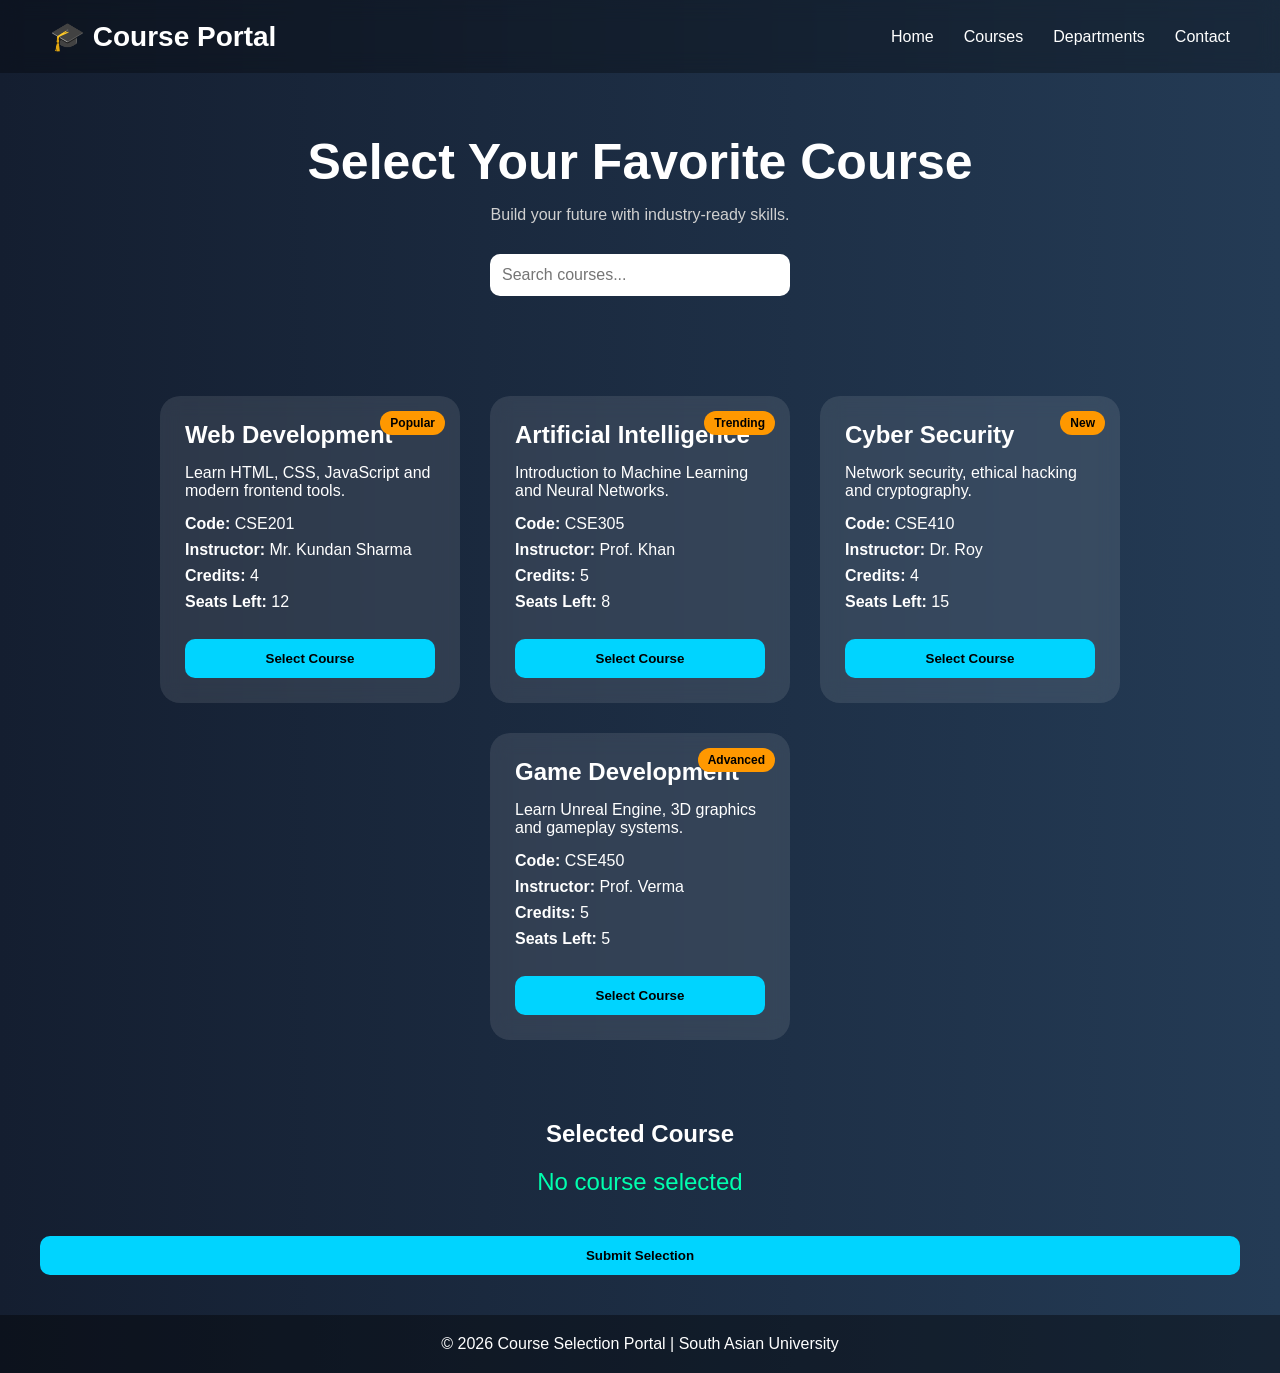
<file: Assign5/index.html>
<!DOCTYPE html>
<html lang="en">
<head>
    <meta charset="UTF-8">
    <meta name="viewport" content="width=device-width, initial-scale=1.0">
    <title>Course Selection Portal</title>
    <link rel="stylesheet" href="style.css">
</head>
<body>

    <!-- HEADER -->
    <header>
        <div class="logo">🎓 Course Portal</div>

        <nav>
            <ul>
                <li><a href="#">Home</a></li>
                <li><a href="#">Courses</a></li>
                <li><a href="#">Departments</a></li>
                <li><a href="#">Contact</a></li>
            </ul>
        </nav>
    </header>

    <!-- HERO SECTION -->
    <section class="hero">
        <h1>Select Your Favorite Course</h1>
        <p>Build your future with industry-ready skills.</p>

        <input type="text" id="searchBar" placeholder="Search courses...">
    </section>

    <!-- COURSE SECTION -->
    <section class="course-container">

        <!-- CARD 1 -->
        <div class="course-card">
            <span class="badge">Popular</span>

            <h2>Web Development</h2>

            <p>Learn HTML, CSS, JavaScript and modern frontend tools.</p>

            <div class="details">
                <p><strong>Code:</strong> CSE201</p>
                <p><strong>Instructor:</strong> Mr. Kundan Sharma</p>
                <p><strong>Credits:</strong> 4</p>
                <p><strong>Seats Left:</strong> 12</p>
            </div>

            <button onclick="selectCourse('Web Development')">
                Select Course
            </button>
        </div>

        <!-- CARD 2 -->
        <div class="course-card">
            <span class="badge">Trending</span>

            <h2>Artificial Intelligence</h2>

            <p>Introduction to Machine Learning and Neural Networks.</p>

            <div class="details">
                <p><strong>Code:</strong> CSE305</p>
                <p><strong>Instructor:</strong> Prof. Khan</p>
                <p><strong>Credits:</strong> 5</p>
                <p><strong>Seats Left:</strong> 8</p>
            </div>

            <button onclick="selectCourse('Artificial Intelligence')">
                Select Course
            </button>
        </div>

        <!-- CARD 3 -->
        <div class="course-card">
            <span class="badge">New</span>

            <h2>Cyber Security</h2>

            <p>Network security, ethical hacking and cryptography.</p>

            <div class="details">
                <p><strong>Code:</strong> CSE410</p>
                <p><strong>Instructor:</strong> Dr. Roy</p>
                <p><strong>Credits:</strong> 4</p>
                <p><strong>Seats Left:</strong> 15</p>
            </div>

            <button onclick="selectCourse('Cyber Security')">
                Select Course
            </button>
        </div>

        <!-- CARD 4 -->
        <div class="course-card">
            <span class="badge">Advanced</span>

            <h2>Game Development</h2>

            <p>Learn Unreal Engine, 3D graphics and gameplay systems.</p>

            <div class="details">
                <p><strong>Code:</strong> CSE450</p>
                <p><strong>Instructor:</strong> Prof. Verma</p>
                <p><strong>Credits:</strong> 5</p>
                <p><strong>Seats Left:</strong> 5</p>
            </div>

            <button onclick="selectCourse('Game Development')">
                Select Course
            </button>
        </div>

    </section>

    <!-- SELECTED COURSE SECTION -->
    <section class="selection-panel">

        <h2>Selected Course</h2>

        <p id="selectedCourse">No course selected</p>

        <button id="submitBtn" onclick="submitCourse()">
            Submit Selection
        </button>

    </section>

    <!-- FOOTER -->
    <footer>
        <p>© 2026 Course Selection Portal | South Asian University</p>
    </footer>

    <!-- POPUP -->
    <div id="popup">
        Course Submitted Successfully ✅
    </div>

    <script src="script.js"></script>

</body>
</html>
</file>
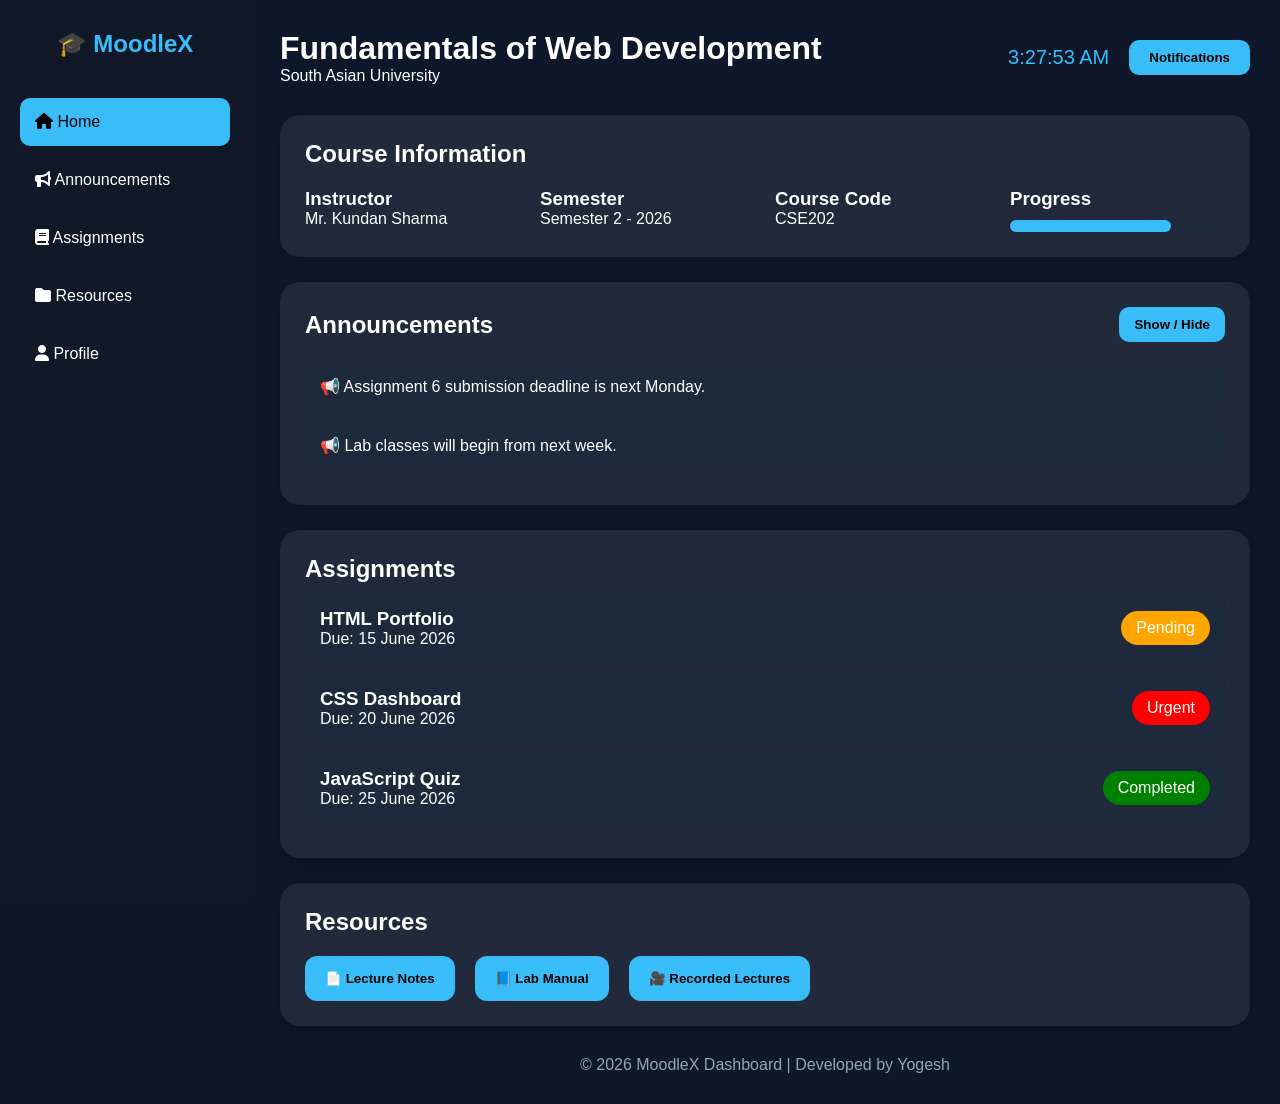
<file: Assign6/index.html>
<!DOCTYPE html>
<html lang="en">

<head>
    <meta charset="UTF-8">
    <meta name="viewport" content="width=device-width, initial-scale=1.0">
    <title>Moodle Dashboard</title>

    <link rel="stylesheet" href="style.css">

    <link rel="stylesheet"
        href="https://cdnjs.cloudflare.com/ajax/libs/font-awesome/6.5.1/css/all.min.css">
</head>

<body>

    <!-- SIDEBAR -->

    <aside class="sidebar">

        <div class="logo">
            <h2>🎓 MoodleX</h2>
        </div>

        <ul class="menu">
            <li class="active"><i class="fa fa-home"></i> Home</li>
            <li><i class="fa fa-bullhorn"></i> Announcements</li>
            <li><i class="fa fa-book"></i> Assignments</li>
            <li><i class="fa fa-folder"></i> Resources</li>
            <li><i class="fa fa-user"></i> Profile</li>
        </ul>

    </aside>

    <!-- MAIN CONTENT -->

    <main class="main-content">

        <!-- HEADER -->

        <header>

            <div>
                <h1>Fundamentals of Web Development</h1>
                <p>South Asian University</p>
            </div>

            <div class="header-right">
                <div id="clock"></div>

                <button onclick="showNotification()">
                    Notifications
                </button>
            </div>

        </header>

        <!-- COURSE INFO -->

        <section class="card course-info">

            <h2>Course Information</h2>

            <div class="info-grid">

                <div>
                    <h3>Instructor</h3>
                    <p>Mr. Kundan Sharma</p>
                </div>

                <div>
                    <h3>Semester</h3>
                    <p>Semester 2 - 2026</p>
                </div>

                <div>
                    <h3>Course Code</h3>
                    <p>CSE202</p>
                </div>

                <div>
                    <h3>Progress</h3>

                    <div class="progress-bar">
                        <div class="progress-fill"></div>
                    </div>

                </div>

            </div>

        </section>

        <!-- ANNOUNCEMENTS -->

        <section class="card">

            <div class="section-title">

                <h2>Announcements</h2>

                <button onclick="toggleAnnouncements()">
                    Show / Hide
                </button>

            </div>

            <div id="announcementBox">

                <div class="announcement">
                    📢 Assignment 6 submission deadline is next Monday.
                </div>

                <div class="announcement">
                    📢 Lab classes will begin from next week.
                </div>

            </div>

        </section>

        <!-- ASSIGNMENTS -->

        <section class="card">

            <h2>Assignments</h2>

            <div class="assignment-list">

                <div class="assignment">
                    <div>
                        <h3>HTML Portfolio</h3>
                        <p>Due: 15 June 2026</p>
                    </div>

                    <span class="pending">
                        Pending
                    </span>
                </div>

                <div class="assignment">
                    <div>
                        <h3>CSS Dashboard</h3>
                        <p>Due: 20 June 2026</p>
                    </div>

                    <span class="urgent">
                        Urgent
                    </span>
                </div>

                <div class="assignment">
                    <div>
                        <h3>JavaScript Quiz</h3>
                        <p>Due: 25 June 2026</p>
                    </div>

                    <span class="completed">
                        Completed
                    </span>
                </div>

            </div>

        </section>

        <!-- RESOURCES -->

        <section class="card">

            <h2>Resources</h2>

            <div class="resources">

                <button onclick="downloadAlert()">
                    📄 Lecture Notes
                </button>

                <button onclick="downloadAlert()">
                    📘 Lab Manual
                </button>

                <button onclick="downloadAlert()">
                    🎥 Recorded Lectures
                </button>

            </div>

        </section>

        <!-- FOOTER -->

        <footer>
            © 2026 MoodleX Dashboard | Developed by Yogesh
        </footer>

    </main>

    <!-- POPUP -->

    <div id="popup">
        Notification Sent Successfully ✅
    </div>

    <script src="script.js"></script>

</body>

</html>
</file>
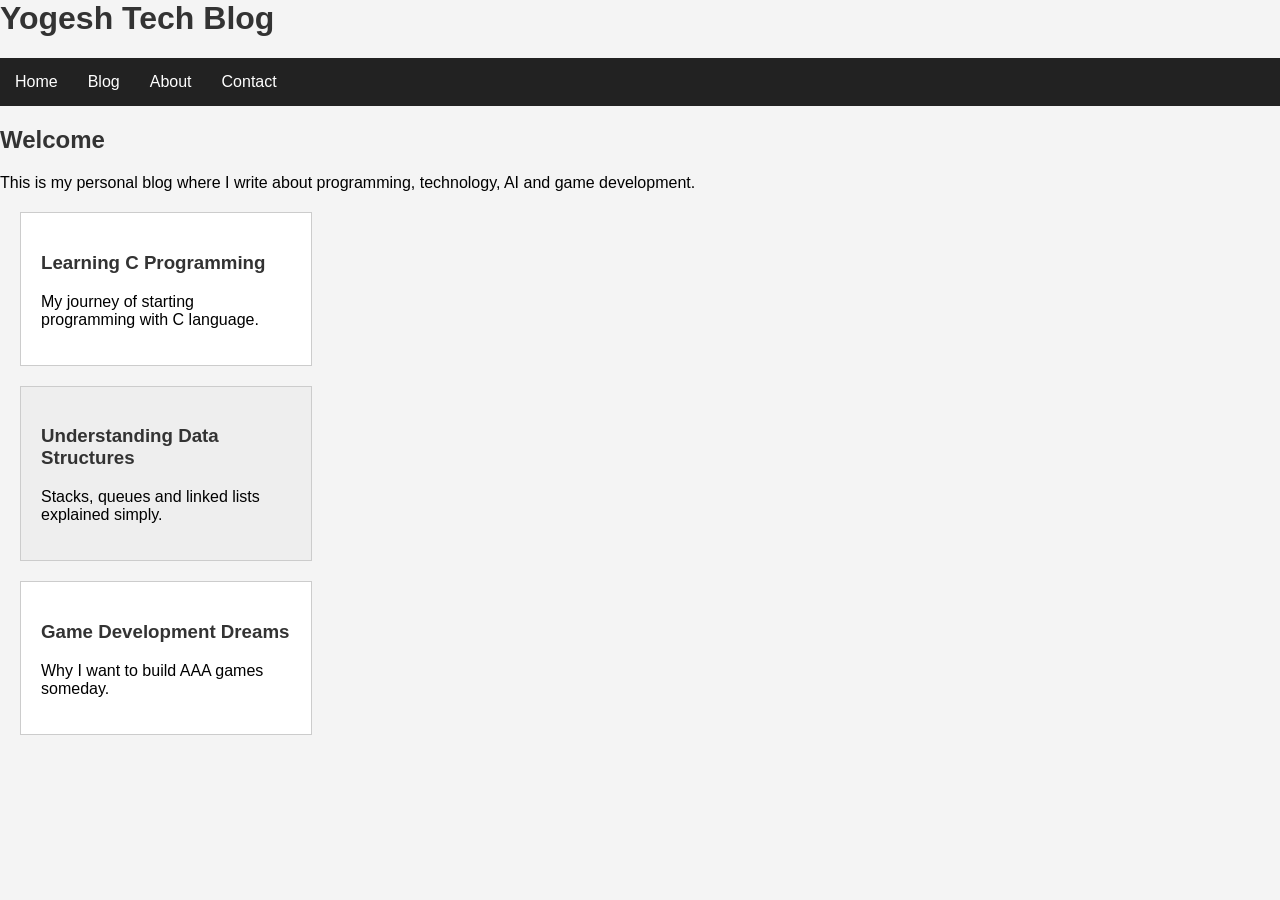
<file: BlogSite/index.html>
<html>
<head>
<title>Yogesh Tech Blog</title>
<link rel="stylesheet" href="css/style.css">
</head>

<body>

<header>
<h1>Yogesh Tech Blog</h1>

<nav>
<a href="index.html">Home</a>
<a href="blog.html">Blog</a>
<a href="about.html">About</a>
<a href="contact.html">Contact</a>
</nav>

</header>

<section class="intro">
<h2>Welcome</h2>
<p>This is my personal blog where I write about programming,
technology, AI and game development.</p>
</section>

<section class="blog-preview">

<div class="card">
<h3>Learning C Programming</h3>
<p>My journey of starting programming with C language.</p>
</div>

<div class="card">
<h3>Understanding Data Structures</h3>
<p>Stacks, queues and linked lists explained simply.</p>
</div>

<div class="card">
<h3>Game Development Dreams</h3>
<p>Why I want to build AAA games someday.</p>
</div>

</section>

</body>
</html>
</file>
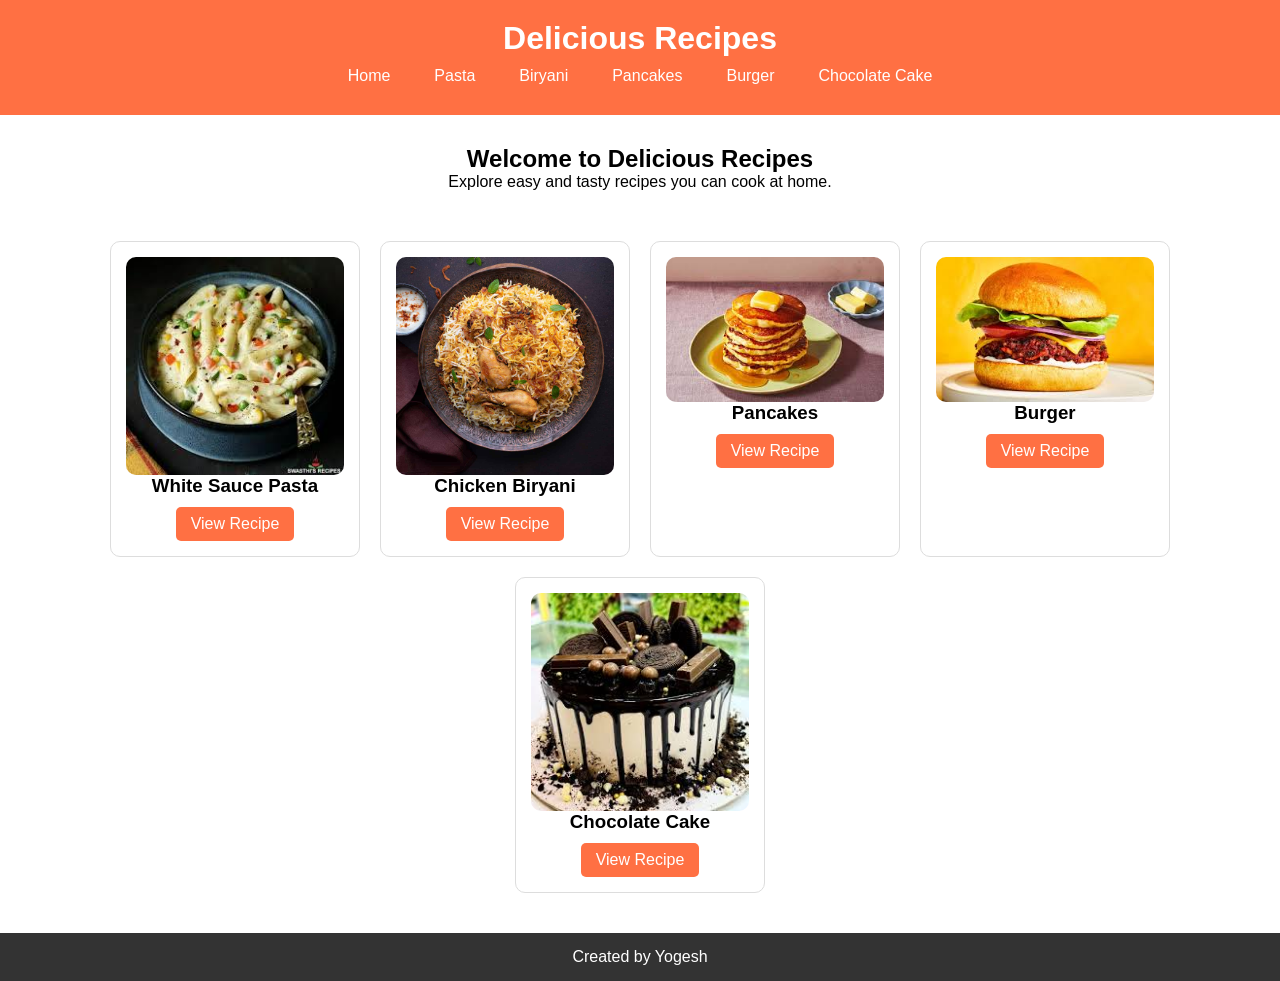
<file: cookingrecipe/index.html>
<head>
<meta charset="UTF-8">
<meta name="viewport" content="width=device-width, initial-scale=1.0">
<title>Delicious Recipes</title>
<link rel="stylesheet" href="css/styles.css">
</head>

<body>

<header>
<h1>Delicious Recipes</h1>
<nav>
<ul>
<li><a href="index.html">Home</a></li>
<li><a href="recipe1.html">Pasta</a></li>
<li><a href="recipe2.html">Biryani</a></li>
<li><a href="recipe3.html">Pancakes</a></li>
<li><a href="recipe4.html">Burger</a></li>
<li><a href="recipe5.html">Chocolate Cake</a></li>
</ul>
</nav>
</header>

<section class="intro">
<h2>Welcome to Delicious Recipes</h2>
<p>Explore easy and tasty recipes you can cook at home.</p>
</section>

<section class="recipes">
<div class="card">
<img src="images/pasta.jpg">
<h3>White Sauce Pasta</h3>
<a href="recipe1.html">View Recipe</a>
</div>

<div class="card">
<img src="images/biryani.jpg">
<h3>Chicken Biryani</h3>
<a href="recipe2.html">View Recipe</a>
</div>
<div class="card">
<img src="images/pancake.jpg">
<h3>Pancakes</h3>
<a href="recipe3.html">View Recipe</a>
</div>

<div class="card">
<img src="images/burger.jpg">
<h3>Burger</h3>
<a href="recipe4.html">View Recipe</a>
</div>

<div class="card">
<img src="images/cake.jpg">
<h3>Chocolate Cake</h3>
<a href="recipe5.html">View Recipe</a>
</div>
</section>

<footer>
<p>Created by Yogesh</p>
</footer>

</body>
</html>
</file>
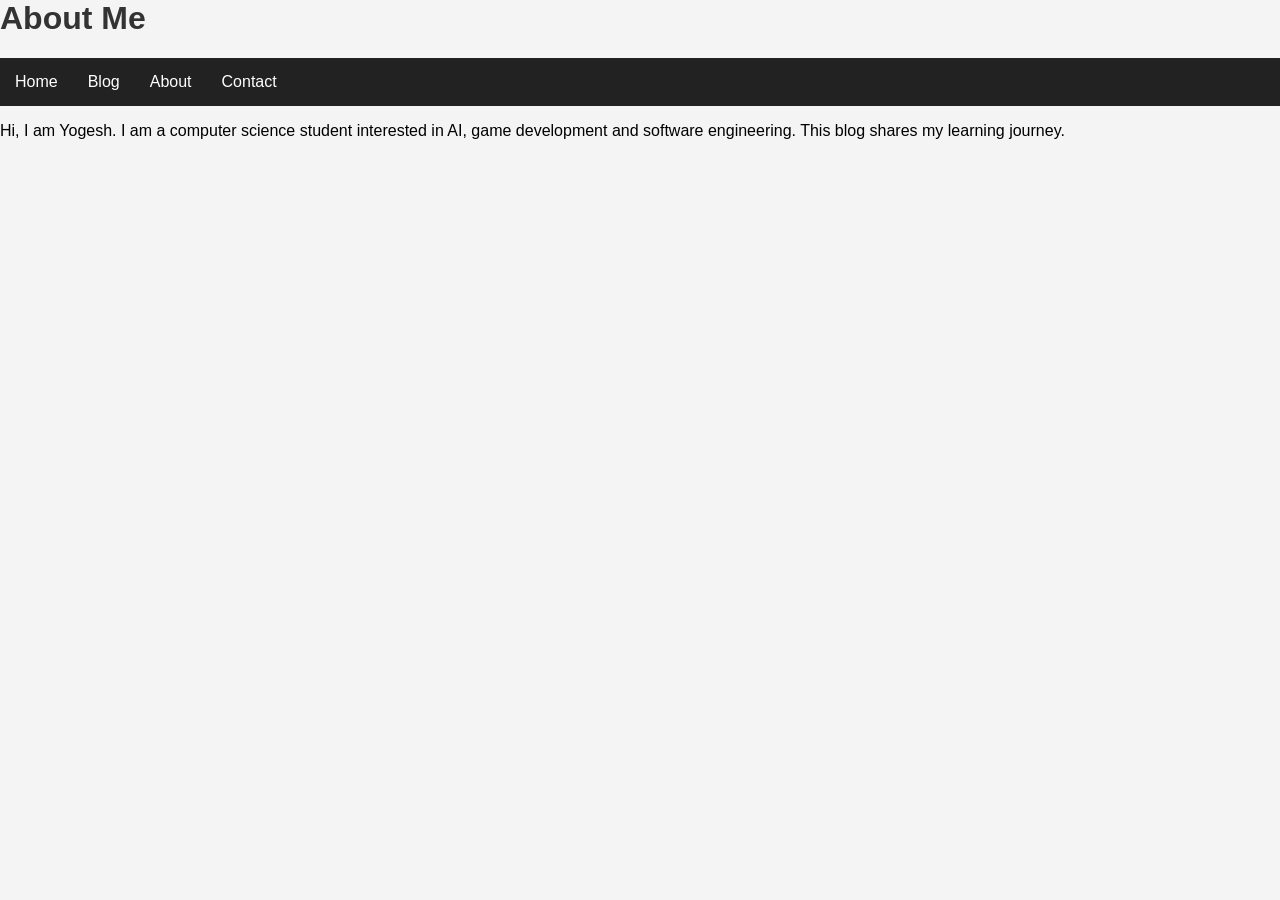
<file: BlogSite/about.html>
<html>
<head>
<title>About Me</title>
<link rel="stylesheet" href="css/style.css">
</head>

<body>

<header>
<h1>About Me</h1>

<nav>
<a href="index.html">Home</a>
<a href="blog.html">Blog</a>
<a href="about.html">About</a>
<a href="contact.html">Contact</a>
</nav>

</header>

<section class="about">
<p>
Hi, I am Yogesh. I am a computer science student interested in
AI, game development and software engineering.
This blog shares my learning journey.
</p>
</section>

</body>
</html>
</file>
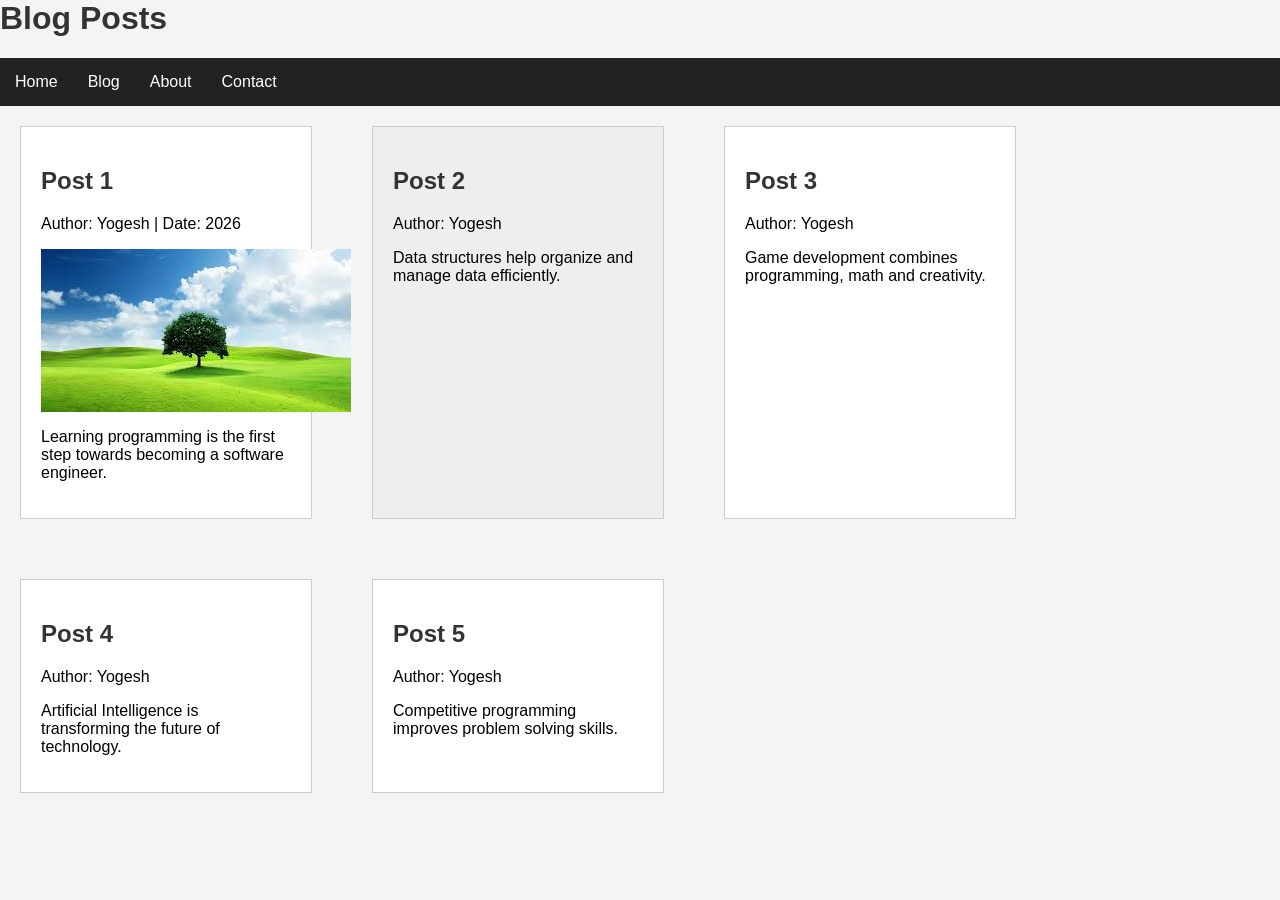
<file: BlogSite/blog.html>
<html>
<head>
<title>Blog Posts</title>
<link rel="stylesheet" href="css/style.css">
</head>

<body>

<header>
<h1>Blog Posts</h1>

<nav>
<a href="index.html">Home</a>
<a href="blog.html">Blog</a>
<a href="about.html">About</a>
<a href="contact.html">Contact</a>
</nav>

</header>

<section class="blog-container">

<div class="card">
<h2>Post 1</h2>
<p class="meta">Author: Yogesh | Date: 2026</p>
<img src="images/blog1.jpg">
<p>Learning programming is the first step towards becoming a software engineer.</p>
</div>

<div class="card">
<h2>Post 2</h2>
<p class="meta">Author: Yogesh</p>
<p>Data structures help organize and manage data efficiently.</p>
</div>

<div class="card">
<h2>Post 3</h2>
<p class="meta">Author: Yogesh</p>
<p>Game development combines programming, math and creativity.</p>
</div>

<div class="card">
<h2>Post 4</h2>
<p class="meta">Author: Yogesh</p>
<p>Artificial Intelligence is transforming the future of technology.</p>
</div>

<div class="card">
<h2>Post 5</h2>
<p class="meta">Author: Yogesh</p>
<p>Competitive programming improves problem solving skills.</p>
</div>

</section>

</body>
</html>
</file>
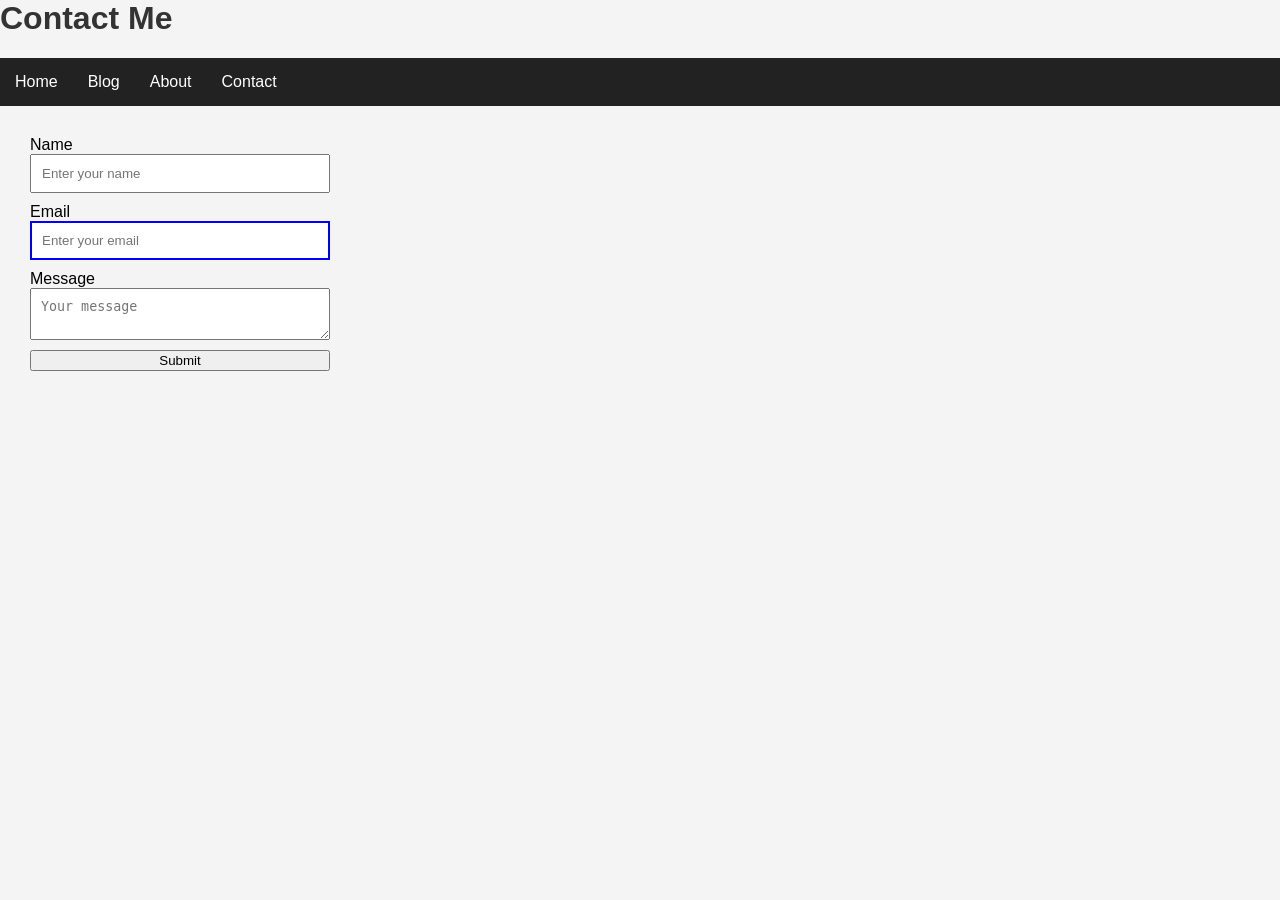
<file: BlogSite/contact.html>
<html>
<head>
<title>Contact</title>
<link rel="stylesheet" href="css/style.css">
</head>

<body>

<header>
<h1>Contact Me</h1>

<nav>
<a href="index.html">Home</a>
<a href="blog.html">Blog</a>
<a href="about.html">About</a>
<a href="contact.html">Contact</a>
</nav>

</header>

<section class="contact">

<form>

<label>Name</label>
<input type="text" placeholder="Enter your name">

<label>Email</label>
<input type="email" placeholder="Enter your email">

<label>Message</label>
<textarea placeholder="Your message"></textarea>

<button type="submit">Submit</button>

</form>

</section>

</body>
</html>
</file>
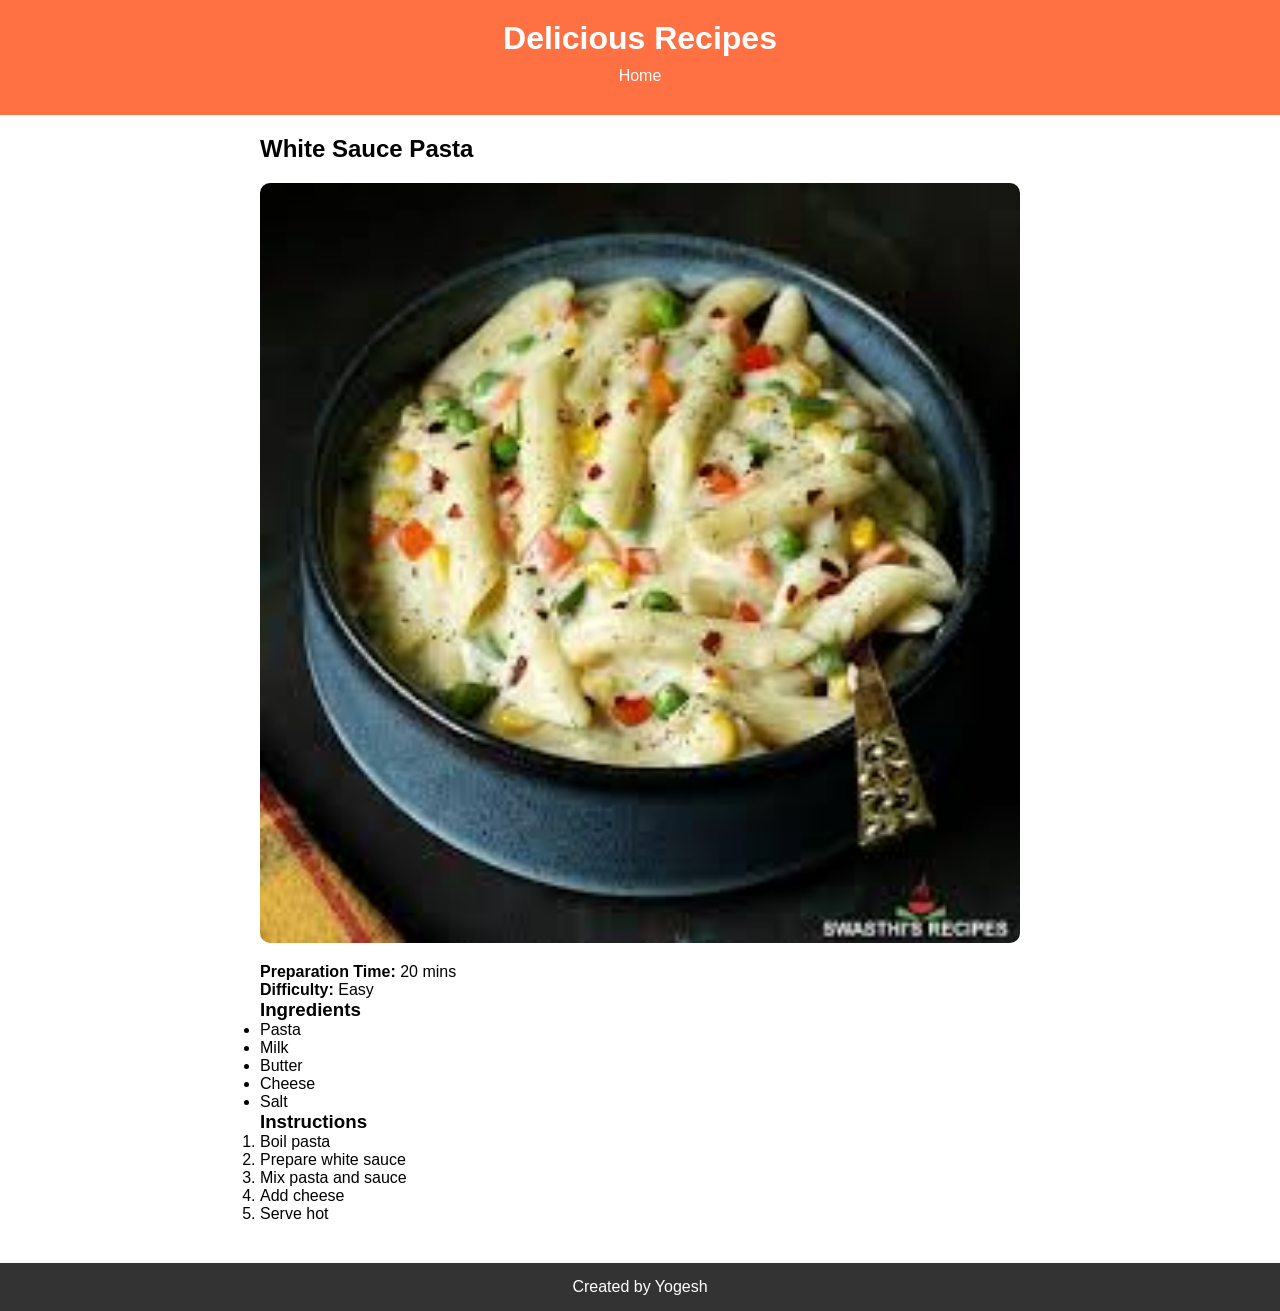
<file: cookingrecipe/recipe1.html>
<head>
<meta charset="UTF-8">
<meta name="viewport" content="width=device-width, initial-scale=1.0">
<title>White Sauce Pasta</title>
<link rel="stylesheet" href="css/styles.css">
</head>

<body>

<header>
<h1>Delicious Recipes</h1>
<nav>
<ul>
<li><a href="index.html">Home</a></li>
</ul>
</nav>
</header>

<section class="recipe">
<h2>White Sauce Pasta</h2>
<img src="images/pasta.jpg">

<p><strong>Preparation Time:</strong> 20 mins</p>
<p><strong>Difficulty:</strong> Easy</p>

<h3>Ingredients</h3>
<ul>
<li>Pasta</li>
<li>Milk</li>
<li>Butter</li>
<li>Cheese</li>
<li>Salt</li>
</ul>

<h3>Instructions</h3>
<ol>
<li>Boil pasta</li>
<li>Prepare white sauce</li>
<li>Mix pasta and sauce</li>
<li>Add cheese</li>
<li>Serve hot</li>
</ol>

</section>

<footer>
<p>Created by Yogesh</p>
</footer>

</body>
</html>
</file>
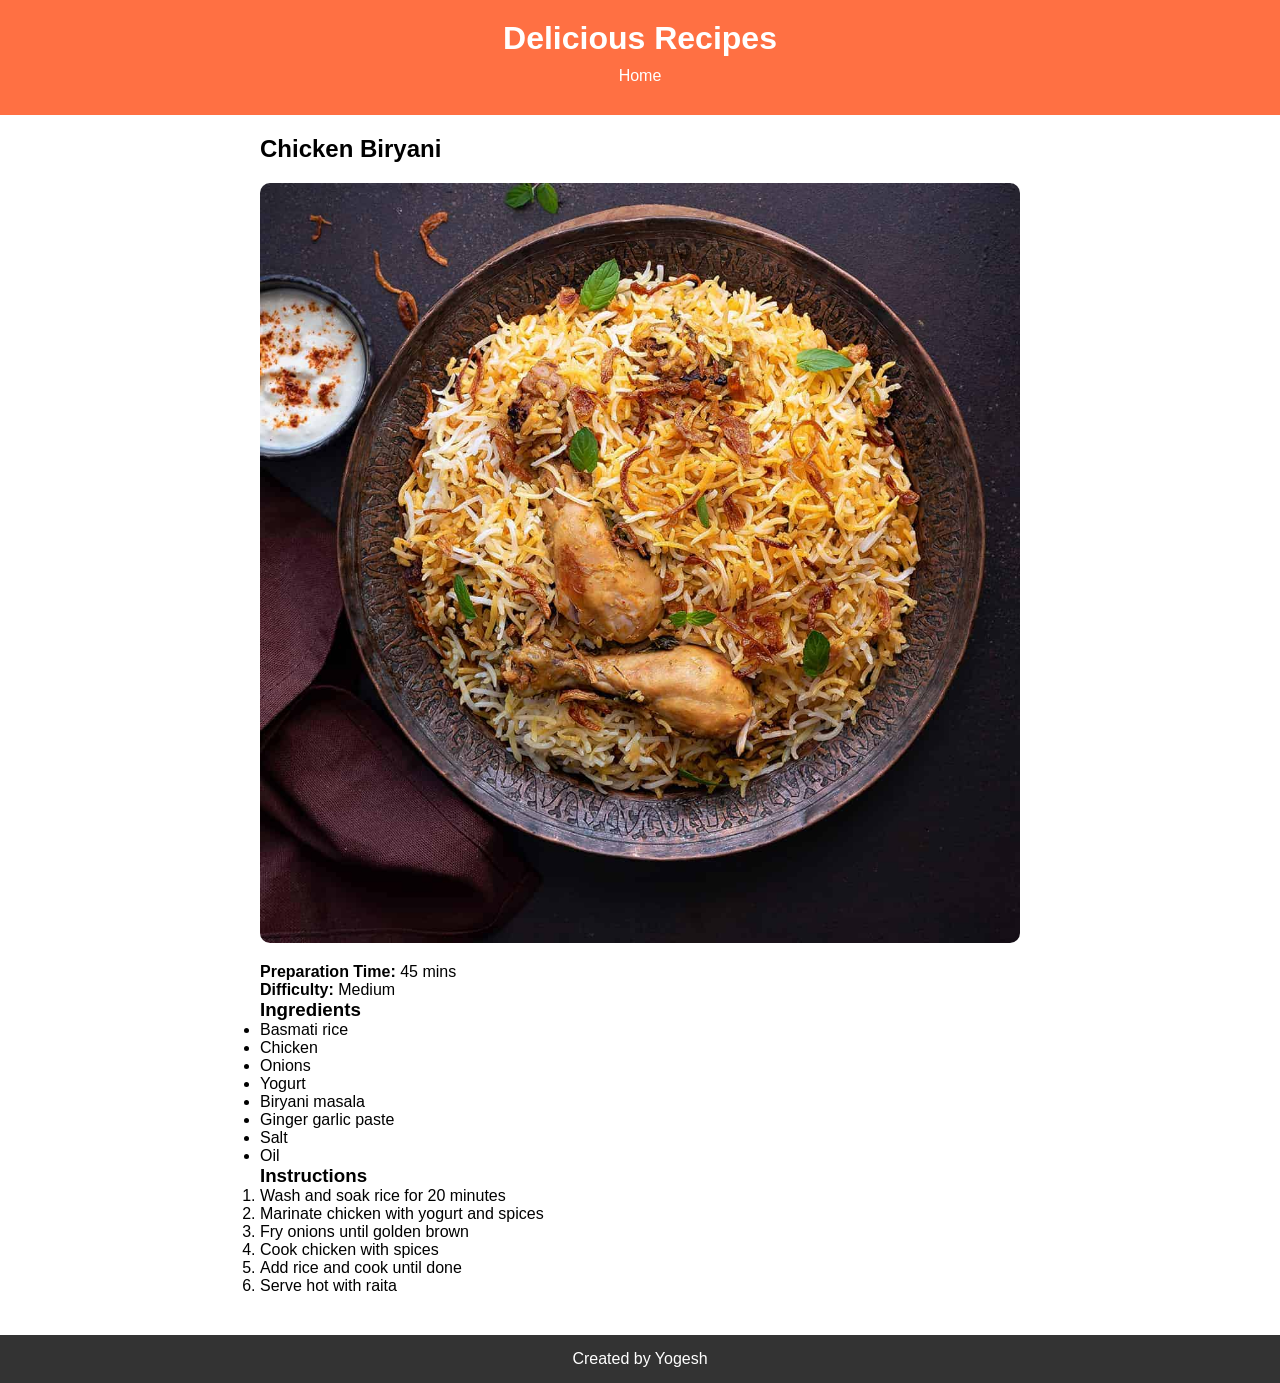
<file: cookingrecipe/recipe2.html>
<head>
<meta charset="UTF-8">
<meta name="viewport" content="width=device-width, initial-scale=1.0">
<title>Chicken Biryani</title>
<link rel="stylesheet" href="css/styles.css">
</head>

<body>

<header>
<h1>Delicious Recipes</h1>
<nav>
<ul>
<li><a href="index.html">Home</a></li>
</ul>
</nav>
</header>

<section class="recipe">
<h2>Chicken Biryani</h2>
<img src="images/biryani.jpg">

<p><strong>Preparation Time:</strong> 45 mins</p>
<p><strong>Difficulty:</strong> Medium</p>

<h3>Ingredients</h3>
<ul>
<li>Basmati rice</li>
<li>Chicken</li>
<li>Onions</li>
<li>Yogurt</li>
<li>Biryani masala</li>
<li>Ginger garlic paste</li>
<li>Salt</li>
<li>Oil</li>
</ul>

<h3>Instructions</h3>
<ol>
<li>Wash and soak rice for 20 minutes</li>
<li>Marinate chicken with yogurt and spices</li>
<li>Fry onions until golden brown</li>
<li>Cook chicken with spices</li>
<li>Add rice and cook until done</li>
<li>Serve hot with raita</li>
</ol>

</section>

<footer>
<p>Created by Yogesh</p>
</footer>

</body>
</html>
</file>
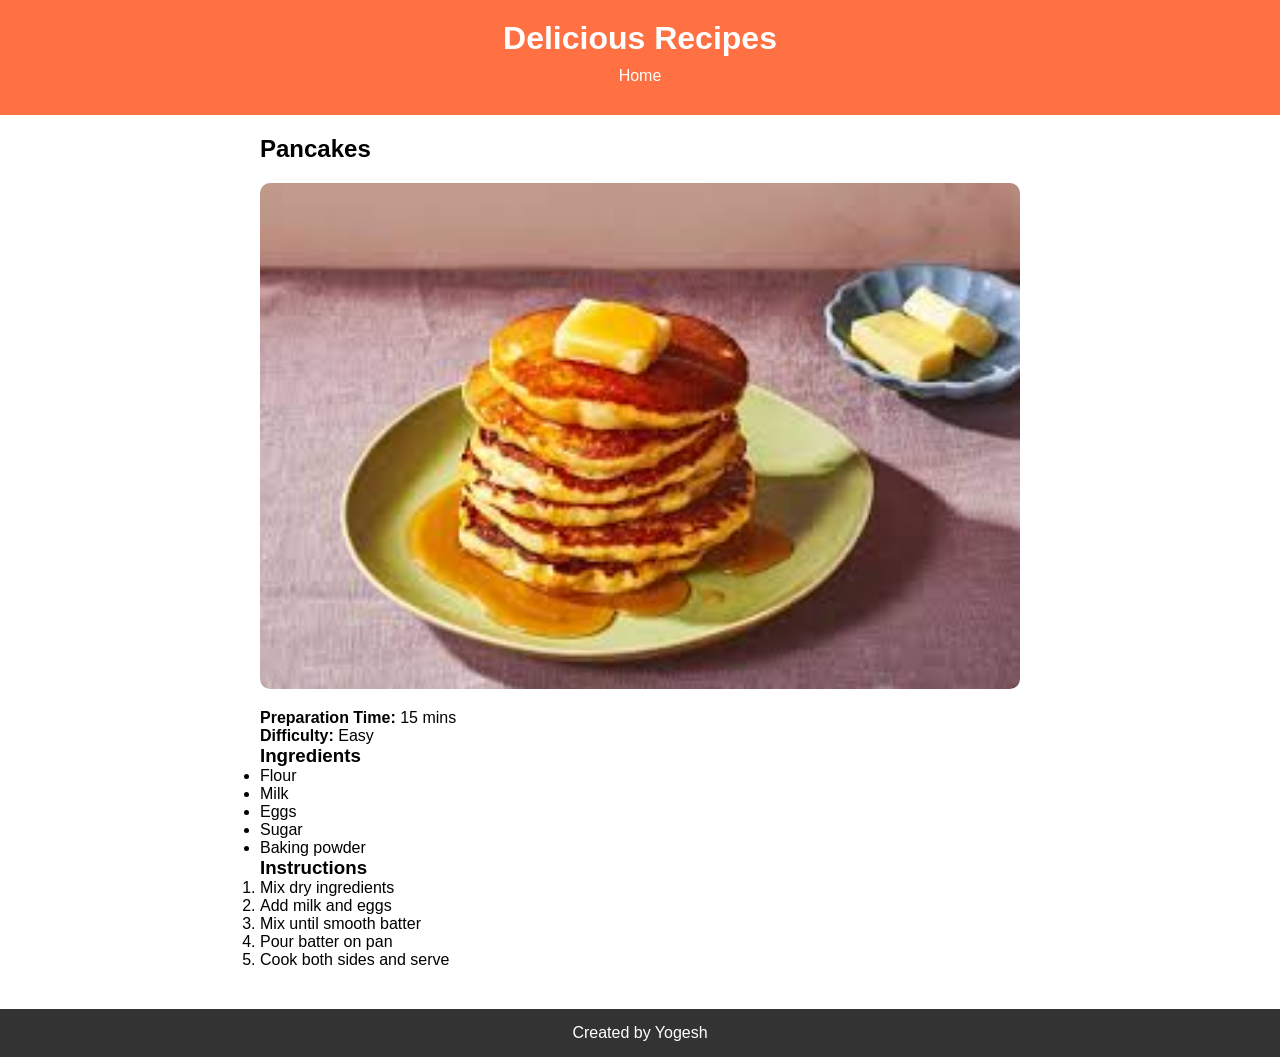
<file: cookingrecipe/recipe3.html>
<head>
<meta charset="UTF-8">
<meta name="viewport" content="width=device-width, initial-scale=1.0">
<title>Pancakes</title>
<link rel="stylesheet" href="css/styles.css">
</head>

<body>

<header>
<h1>Delicious Recipes</h1>
<nav>
<ul>
<li><a href="index.html">Home</a></li>
</ul>
</nav>
</header>

<section class="recipe">
<h2>Pancakes</h2>
<img src="images/pancake.jpg">

<p><strong>Preparation Time:</strong> 15 mins</p>
<p><strong>Difficulty:</strong> Easy</p>

<h3>Ingredients</h3>
<ul>
<li>Flour</li>
<li>Milk</li>
<li>Eggs</li>
<li>Sugar</li>
<li>Baking powder</li>
</ul>

<h3>Instructions</h3>
<ol>
<li>Mix dry ingredients</li>
<li>Add milk and eggs</li>
<li>Mix until smooth batter</li>
<li>Pour batter on pan</li>
<li>Cook both sides and serve</li>
</ol>

</section>

<footer>
<p>Created by Yogesh</p>
</footer>

</body>
</html>
</file>
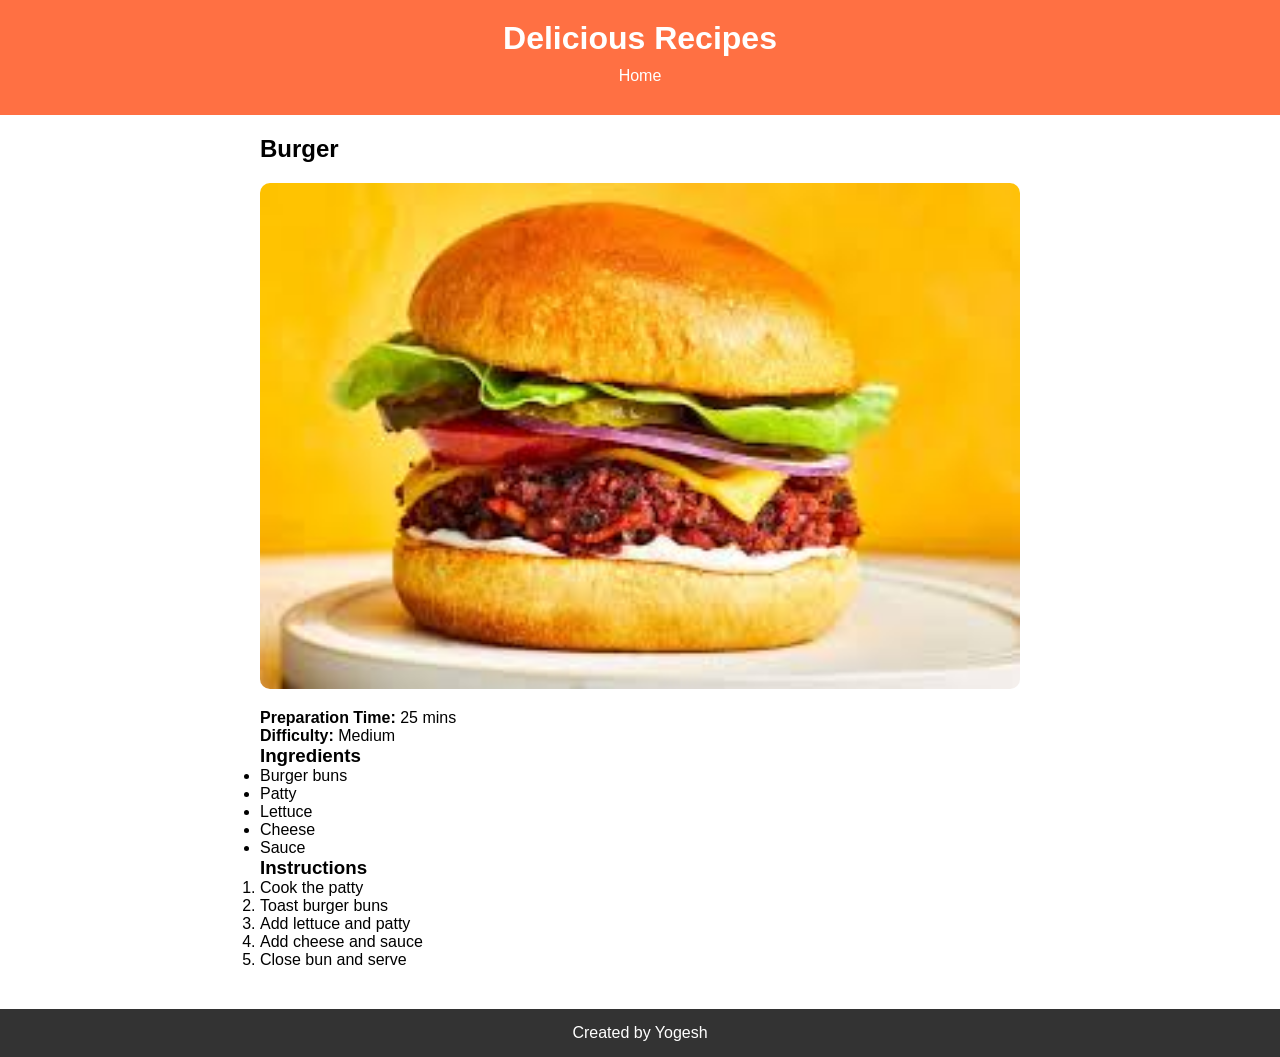
<file: cookingrecipe/recipe4.html>
<head>
<meta charset="UTF-8">
<meta name="viewport" content="width=device-width, initial-scale=1.0">
<title>Burger</title>
<link rel="stylesheet" href="css/styles.css">
</head>

<body>

<header>
<h1>Delicious Recipes</h1>
<nav>
<ul>
<li><a href="index.html">Home</a></li>
</ul>
</nav>
</header>

<section class="recipe">
<h2>Burger</h2>
<img src="images/burger.jpg">

<p><strong>Preparation Time:</strong> 25 mins</p>
<p><strong>Difficulty:</strong> Medium</p>

<h3>Ingredients</h3>
<ul>
<li>Burger buns</li>
<li>Patty</li>
<li>Lettuce</li>
<li>Cheese</li>
<li>Sauce</li>
</ul>

<h3>Instructions</h3>
<ol>
<li>Cook the patty</li>
<li>Toast burger buns</li>
<li>Add lettuce and patty</li>
<li>Add cheese and sauce</li>
<li>Close bun and serve</li>
</ol>

</section>

<footer>
<p>Created by Yogesh</p>
</footer>

</body>
</html>
</file>
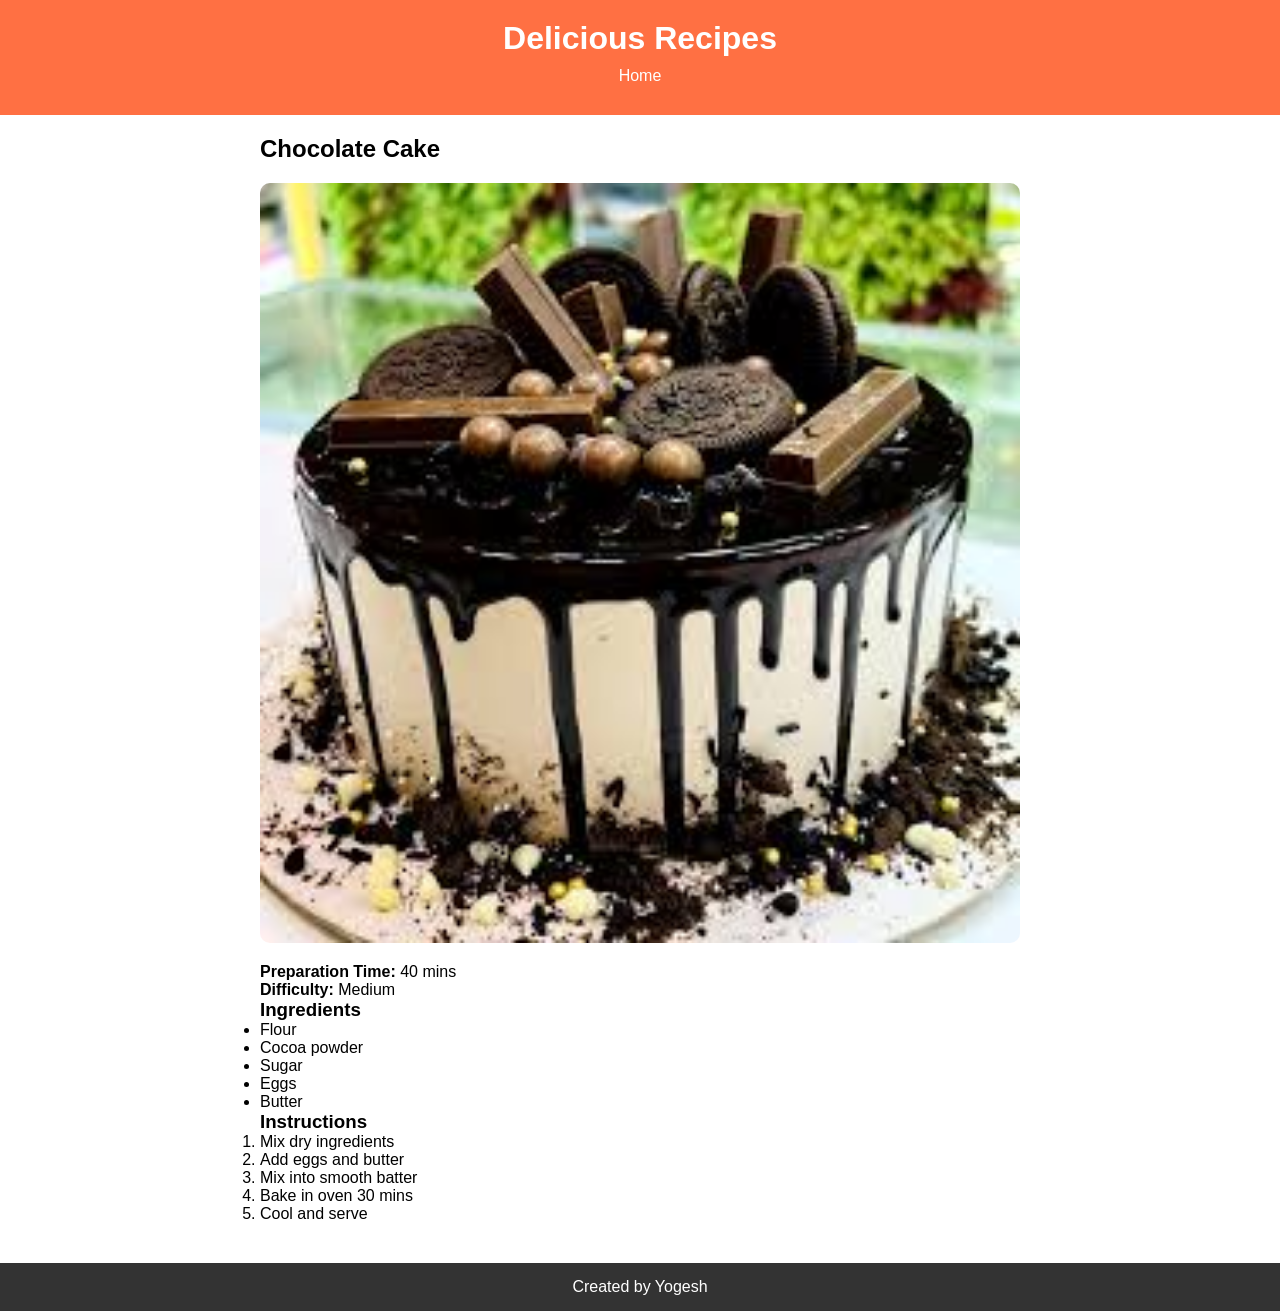
<file: cookingrecipe/recipe5.html>
<head>
<meta charset="UTF-8">
<meta name="viewport" content="width=device-width, initial-scale=1.0">
<title>Chocolate Cake</title>
<link rel="stylesheet" href="css/styles.css">
</head>

<body>

<header>
<h1>Delicious Recipes</h1>
<nav>
<ul>
<li><a href="index.html">Home</a></li>
</ul>
</nav>
</header>

<section class="recipe">
<h2>Chocolate Cake</h2>
<img src="images/cake.jpg">

<p><strong>Preparation Time:</strong> 40 mins</p>
<p><strong>Difficulty:</strong> Medium</p>

<h3>Ingredients</h3>
<ul>
<li>Flour</li>
<li>Cocoa powder</li>
<li>Sugar</li>
<li>Eggs</li>
<li>Butter</li>
</ul>

<h3>Instructions</h3>
<ol>
<li>Mix dry ingredients</li>
<li>Add eggs and butter</li>
<li>Mix into smooth batter</li>
<li>Bake in oven 30 mins</li>
<li>Cool and serve</li>
</ol>

</section>

<footer>
<p>Created by Yogesh</p>
</footer>

</body>
</html>
</file>
<file: Assign5/style.css>
*{
    margin:0;
    padding:0;
    box-sizing:border-box;
    font-family:Arial, sans-serif;
}

body{
    background:linear-gradient(to right,#141e30,#243b55);
    color:white;
}

/* HEADER */

header{
    display:flex;
    justify-content:space-between;
    align-items:center;
    padding:20px 50px;
    background:rgba(0,0,0,0.3);
    backdrop-filter:blur(10px);
}

.logo{
    font-size:28px;
    font-weight:bold;
}

nav ul{
    display:flex;
    list-style:none;
    gap:30px;
}

nav a{
    text-decoration:none;
    color:white;
    transition:0.3s;
}

nav a:hover{
    color:#00d4ff;
}

/* HERO */

.hero{
    text-align:center;
    padding:60px 20px;
}

.hero h1{
    font-size:50px;
    margin-bottom:15px;
}

.hero p{
    color:#d0d0d0;
    margin-bottom:30px;
}

#searchBar{
    width:300px;
    padding:12px;
    border:none;
    border-radius:10px;
    outline:none;
    font-size:16px;
}

/* COURSES */

.course-container{
    display:flex;
    flex-wrap:wrap;
    justify-content:center;
    gap:30px;
    padding:40px;
}

.course-card{
    background:rgba(255,255,255,0.1);
    width:300px;
    padding:25px;
    border-radius:20px;
    backdrop-filter:blur(10px);
    transition:0.4s;
    position:relative;
    overflow:hidden;
}

.course-card:hover{
    transform:translateY(-10px) scale(1.03);
    box-shadow:0 10px 30px rgba(0,0,0,0.5);
}

.course-card h2{
    margin-bottom:15px;
}

.course-card p{
    margin:8px 0;
}

.details{
    margin-top:15px;
}

.badge{
    position:absolute;
    top:15px;
    right:15px;
    background:#ff9800;
    color:black;
    padding:5px 10px;
    border-radius:20px;
    font-size:12px;
    font-weight:bold;
}

button{
    margin-top:20px;
    width:100%;
    padding:12px;
    border:none;
    border-radius:10px;
    background:#00d4ff;
    color:black;
    font-weight:bold;
    cursor:pointer;
    transition:0.3s;
}

button:hover{
    background:white;
}

/* SELECTED SECTION */

.selection-panel{
    text-align:center;
    padding:40px;
}

#selectedCourse{
    margin:20px 0;
    font-size:24px;
    color:#00ffae;
}

/* FOOTER */

footer{
    text-align:center;
    padding:20px;
    background:rgba(0,0,0,0.4);
}

/* POPUP */

#popup{
    position:fixed;
    top:20px;
    right:-300px;
    background:#00c853;
    color:white;
    padding:15px 25px;
    border-radius:10px;
    transition:0.5s;
}

/* RESPONSIVE */

@media(max-width:768px){

    header{
        flex-direction:column;
        gap:20px;
    }

    nav ul{
        flex-direction:column;
        text-align:center;
    }

    .hero h1{
        font-size:35px;
    }

    #searchBar{
        width:90%;
    }
}
</file>
<file: Assign6/style.css>
*{
    margin:0;
    padding:0;
    box-sizing:border-box;
    font-family:Arial, sans-serif;
}

body{
    display:flex;
    background:#0f172a;
    color:white;
}

/* SIDEBAR */

.sidebar{
    width:250px;
    height:100vh;
    background:#111827;
    padding:30px 20px;
    position:fixed;
}

.logo{
    text-align:center;
    margin-bottom:40px;
}

.logo h2{
    color:#38bdf8;
}

.menu{
    list-style:none;
}

.menu li{
    padding:15px;
    margin:10px 0;
    border-radius:10px;
    cursor:pointer;
    transition:0.3s;
}

.menu li:hover,
.menu .active{
    background:#38bdf8;
    color:black;
}

/* MAIN */

.main-content{
    margin-left:250px;
    width:calc(100% - 250px);
    padding:30px;
}

/* HEADER */

header{
    display:flex;
    justify-content:space-between;
    align-items:center;
    margin-bottom:30px;
}

header h1{
    font-size:32px;
}

.header-right{
    display:flex;
    align-items:center;
    gap:20px;
}

#clock{
    font-size:20px;
    color:#38bdf8;
}

header button{
    padding:10px 20px;
    border:none;
    border-radius:10px;
    background:#38bdf8;
    font-weight:bold;
    cursor:pointer;
}

/* CARDS */

.card{
    background:rgba(255,255,255,0.08);
    padding:25px;
    border-radius:20px;
    margin-bottom:25px;
    backdrop-filter:blur(10px);
    box-shadow:0 4px 20px rgba(0,0,0,0.3);
}

/* COURSE INFO */

.info-grid{
    display:grid;
    grid-template-columns:repeat(auto-fit,minmax(200px,1fr));
    gap:20px;
    margin-top:20px;
}

.progress-bar{
    width:100%;
    height:12px;
    background:#1e293b;
    border-radius:20px;
    margin-top:10px;
}

.progress-fill{
    width:75%;
    height:100%;
    background:#38bdf8;
    border-radius:20px;
}

/* ANNOUNCEMENTS */

.section-title{
    display:flex;
    justify-content:space-between;
    align-items:center;
    margin-bottom:20px;
}

.section-title button{
    padding:10px 15px;
    border:none;
    border-radius:10px;
    cursor:pointer;
    background:#38bdf8;
    font-weight:bold;
}

.announcement{
    background:#1e293b;
    padding:15px;
    border-radius:10px;
    margin-bottom:10px;
}

/* ASSIGNMENTS */

.assignment{
    display:flex;
    justify-content:space-between;
    align-items:center;
    background:#1e293b;
    padding:15px;
    margin:10px 0;
    border-radius:12px;
}

.pending{
    background:orange;
    padding:8px 15px;
    border-radius:20px;
}

.completed{
    background:green;
    padding:8px 15px;
    border-radius:20px;
}

.urgent{
    background:red;
    padding:8px 15px;
    border-radius:20px;
}

/* RESOURCES */

.resources{
    display:flex;
    gap:20px;
    flex-wrap:wrap;
    margin-top:20px;
}

.resources button{
    padding:15px 20px;
    border:none;
    border-radius:12px;
    cursor:pointer;
    background:#38bdf8;
    font-weight:bold;
    transition:0.3s;
}

.resources button:hover{
    transform:scale(1.05);
}

/* FOOTER */

footer{
    text-align:center;
    margin-top:30px;
    color:#94a3b8;
}

/* POPUP */

#popup{
    position:fixed;
    top:20px;
    right:-400px;
    background:#22c55e;
    padding:15px 25px;
    border-radius:10px;
    transition:0.5s;
}

/* RESPONSIVE */

@media(max-width:900px){

    .sidebar{
        width:100%;
        height:auto;
        position:relative;
    }

    body{
        flex-direction:column;
    }

    .main-content{
        margin-left:0;
        width:100%;
    }

    header{
        flex-direction:column;
        gap:20px;
        align-items:flex-start;
    }
}
</file>
<file: BlogSite/css/style.css>
body{
font-family: Arial;
margin:0;
background:#f4f4f4;
}


nav{
display:flex;
background:#222;
}

nav a{
color:white;
padding:15px;
text-decoration:none;
}

nav a:hover{
background:gray;
}


.card{
background:white;
margin:20px;
padding:20px;
border:1px solid #ccc;
width:250px;
}


.blog-container{
display:flex;
flex-wrap:wrap;
gap:20px;
}


#title{
color:blue;
}


h1,h2,h3{
color:#333;
}


input[type="email"]{
border:2px solid blue;
}


form{
display:flex;
flex-direction:column;
width:300px;
margin:30px;
}

input,textarea{
margin-bottom:10px;
padding:10px;
}


button:hover{
background:green;
color:white;
}

button:active{
background:darkgreen;
}

input:focus{
border:2px solid red;
}

.card:nth-child(2){
background:#eee;
}


@media (max-width:768px){

.blog-container{
flex-direction:column;
}

nav{
flex-direction:column;
}
.card img{
width:100%;
height:auto;
}

}
</file>
<file: cookingrecipe/css/styles.css>
*{
margin:0;
padding:0;
box-sizing:border-box;
font-family:Arial, sans-serif;
}

header{
background:#ff7043;
color:white;
padding:20px;
text-align:center;
}

nav ul{
display:flex;
justify-content:center;
list-style:none;
}

nav ul li{
margin:10px;
}

nav ul li a{
color:white;
text-decoration:none;
padding:8px 12px;
}

nav ul li a:hover{
background:white;
color:#ff7043;
border-radius:5px;
}

.intro{
text-align:center;
padding:30px;
}

.recipes{
display:flex;
flex-wrap:wrap;
justify-content:center;
gap:20px;
padding:20px;
}

.card{
border:1px solid #ddd;
padding:15px;
width:250px;
text-align:center;
border-radius:10px;
}

.card img{
width:100%;
border-radius:10px;
}

.card a{
display:inline-block;
margin-top:10px;
background:#ff7043;
color:white;
padding:8px 15px;
text-decoration:none;
border-radius:5px;
}

.card a:hover{
background:#ff5722;
}

.recipe{
padding:20px;
max-width:800px;
margin:auto;
}

.recipe img{
width:100%;
border-radius:10px;
margin:20px 0;
}

footer{
text-align:center;
padding:15px;
background:#333;
color:white;
margin-top:20px;
}

@media(max-width:768px){
nav ul{
flex-direction:column;
}

.recipes{
flex-direction:column;
align-items:center;
}
}
</file>
